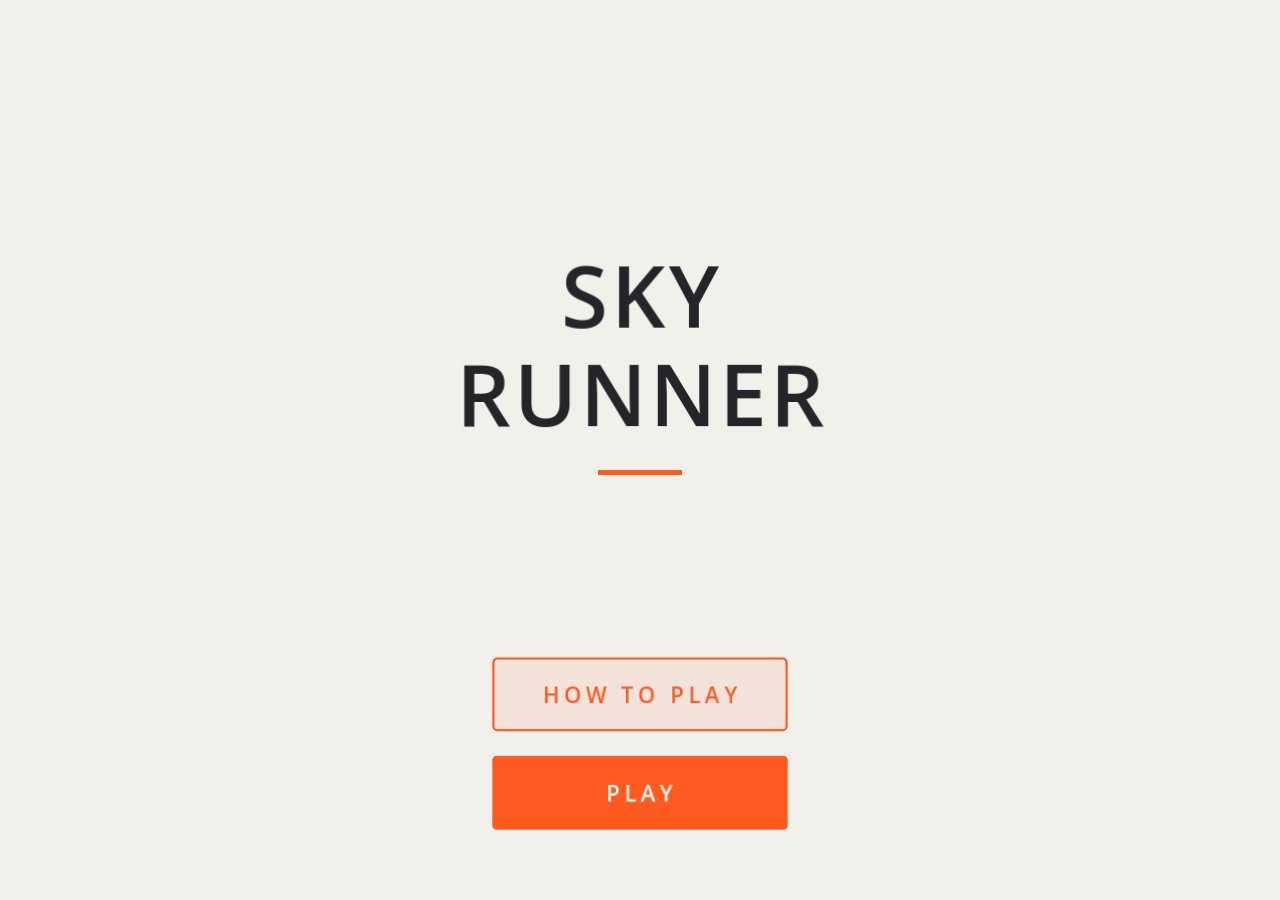
<file: index.html>
<!DOCTYPE html>
<html lang="en">
	<head>
		<meta charset="utf-8">
		<meta name="viewport" content="width=device-width, user-scalable=no, initial-scale=1.0">
		<title>Sky Runner</title>
		<style>
html, body, #canvas {
	margin: 0;
	padding: 0;
	border: 0;
}

body {
	color: white;
	background-color: black;
	overflow: hidden;
	touch-action: none;
}

#canvas {
	display: block;
}

#canvas:focus {
	outline: none;
}

#status, #status-splash, #status-progress {
	position: absolute;
	left: 0;
	right: 0;
}

#status, #status-splash {
	top: 0;
	bottom: 0;
}

#status {
	background-color: #242424;
	display: flex;
	flex-direction: column;
	justify-content: center;
	align-items: center;
	visibility: hidden;
}

#status-splash {
	max-height: 100%;
	max-width: 100%;
	margin: auto;
}

#status-splash.show-image--false {
	display: none;
}

#status-splash.fullsize--true {
	height: 100%;
	width: 100%;
	object-fit: contain;
}

#status-splash.use-filter--false {
	image-rendering: pixelated;
}

#status-progress, #status-notice {
	display: none;
}

#status-progress {
	bottom: 10%;
	width: 50%;
	margin: 0 auto;
}

#status-notice {
	background-color: #5b3943;
	border-radius: 0.5rem;
	border: 1px solid #9b3943;
	color: #e0e0e0;
	font-family: 'Noto Sans', 'Droid Sans', Arial, sans-serif;
	line-height: 1.3;
	margin: 0 2rem;
	overflow: hidden;
	padding: 1rem;
	text-align: center;
	z-index: 1;
}
		</style>
		<link id="-gd-engine-icon" rel="icon" type="image/png" href="index.icon.png" />
<link rel="apple-touch-icon" href="index.apple-touch-icon.png"/>
<meta name="apple-mobile-web-app-capable" content="yes">
<meta name="mobile-web-app-capable" content="yes">
<meta name="apple-mobile-web-app-status-bar-style" content="black-translucent">
<style>html, body { overscroll-behavior: none; touch-action: none; -webkit-user-select: none; user-select: none; -webkit-touch-callout: none; }</style>
	</head>
	<body>

		<div id="intro" style="position:fixed;top:0;left:0;width:100vw;height:100vh;height:100dvh;z-index:10;background:#0f0e11;transition:background-color .4s ease;touch-action:none">
			<video id="intro-video" muted playsinline webkit-playsinline autoplay preload="auto"
				style="position:absolute;top:0;left:0;width:100%;height:100%;object-fit:contain;opacity:0;transition:opacity .15s ease">
			</video>
			<div id="intro-bar" style="position:absolute;left:50%;bottom:18%;width:120px;height:3px;margin-left:-60px;border-radius:2px;background:rgba(255,255,255,.14);opacity:0;transition:opacity .4s ease">
				<div id="intro-fill" style="width:0;height:100%;border-radius:2px;background:rgba(255,255,255,.75);transition:width .25s linear"></div>
			</div>
		</div>
		<script>
		// Açılış introsu (tools/web_intro.py): video bitince ve oyun hazır olunca kâğıt rengine geçip kaybolur
		(function () {
			var box = document.getElementById('intro');
			var v = document.getElementById('intro-video');
			// Her açılışta rastgele bir intro (deneme: ?intro=N)
			var n = parseInt(new URLSearchParams(location.search).get('intro'), 10);
			if (!(n >= 1 && n <= 4)) n = 1 + Math.floor(Math.random() * 4);
			['webm', 'mp4'].forEach(function (ext) {
				var src = document.createElement('source');
				src.src = 'intro-' + n + '.' + ext;
				src.type = 'video/' + ext;
				v.appendChild(src);
			});
			var ended = false, ready = false, gone = false;
			if (new URLSearchParams(location.search).get('level')) {
				box.remove();
				gone = true;
			}
			function finish() {
				if (gone || !ended || !ready) return;
				gone = true;
				v.style.opacity = '0';
				bar.style.opacity = '0';
				box.style.backgroundColor = '#f2f0eb';
				setTimeout(function () {
					box.style.transition = 'opacity .35s ease';
					box.style.opacity = '0';
					setTimeout(function () { box.remove(); }, 400);
				}, 350);
			}
			// Intro bitti ama oyun yükleniyor: logonun altında ince yükleme çizgisi (Godot'nun ilerlemesi)
			var bar = document.getElementById('intro-bar'), fill = document.getElementById('intro-fill');
			var poll = setInterval(function () {
				if (gone) { clearInterval(poll); return; }
				var pr = document.getElementById('status-progress');
				if (ended && !ready) {
					bar.style.opacity = '1';
					if (pr && pr.max > 0 && pr.value > 0) fill.style.width = Math.min(100, 100 * pr.value / pr.max) + '%';
				}
			}, 200);
			function end() { ended = true; finish(); }
			// Video oynamaya başlayınca görünür (boyutu yerleşmeden küçük bir kutuda görünmesin)
			v.addEventListener('playing', function () { if (!gone) v.style.opacity = '1'; });
			v.addEventListener('ended', function () { setTimeout(end, 250); });
			v.addEventListener('error', end);
			var srcs = v.querySelectorAll('source');
			if (srcs.length) srcs[srcs.length - 1].addEventListener('error', end);  // hiçbiri oynatılamadı
			var p = v.play && v.play();
			if (p && p.catch) p.catch(end);  // oynatılamadıysa (ör. güç tasarrufu) beklemeden geç
			setTimeout(end, 5000);           // güvenlik: video takılırsa
			box.addEventListener('pointerdown', end);  // dokununca atla
			window.introGameReady = function () { ready = true; finish(); };
		})();
		</script>
		<canvas id="canvas">
			Your browser does not support the canvas tag.
		</canvas>

		<noscript>
			Your browser does not support JavaScript.
		</noscript>

		<div id="status">
			<img id="status-splash" class="show-image--true fullsize--true use-filter--true" src="index.png" alt="">
			<progress id="status-progress"></progress>
			<div id="status-notice"></div>
		</div>

		<script src="index.js"></script>
		<script>
const GODOT_CONFIG = {"args":[],"canvasResizePolicy":2,"emscriptenPoolSize":8,"ensureCrossOriginIsolationHeaders":true,"executable":"index","experimentalVK":false,"fileSizes":{"index.pck":5232900,"index.wasm":39514754,"index.pck?v=f047138028":5232900},"focusCanvas":true,"gdextensionLibs":[],"godotPoolSize":4,"mainPack":"index.pck?v=f047138028"};
const GODOT_THREADS_ENABLED = false;
const engine = new Engine(GODOT_CONFIG);

(function () {
	const statusOverlay = document.getElementById('status');
	const statusProgress = document.getElementById('status-progress');
	const statusNotice = document.getElementById('status-notice');

	let initializing = true;
	let statusMode = '';

	function setStatusMode(mode) {
		if (statusMode === mode || !initializing) {
			return;
		}
		if (mode === 'hidden') {
			statusOverlay.remove();
			initializing = false;
			return;
		}
		statusOverlay.style.visibility = 'visible';
		statusProgress.style.display = mode === 'progress' ? 'block' : 'none';
		statusNotice.style.display = mode === 'notice' ? 'block' : 'none';
		statusMode = mode;
	}

	function setStatusNotice(text) {
		while (statusNotice.lastChild) {
			statusNotice.removeChild(statusNotice.lastChild);
		}
		const lines = text.split('\n');
		lines.forEach((line) => {
			statusNotice.appendChild(document.createTextNode(line));
			statusNotice.appendChild(document.createElement('br'));
		});
	}

	function displayFailureNotice(err) {
		console.error(err);
		if (err instanceof Error) {
			setStatusNotice(err.message);
		} else if (typeof err === 'string') {
			setStatusNotice(err);
		} else {
			setStatusNotice('An unknown error occurred.');
		}
		setStatusMode('notice');
		initializing = false;
	}

	const missing = Engine.getMissingFeatures({
		threads: GODOT_THREADS_ENABLED,
	});

	if (missing.length !== 0) {
		if (GODOT_CONFIG['serviceWorker'] && GODOT_CONFIG['ensureCrossOriginIsolationHeaders'] && 'serviceWorker' in navigator) {
			let serviceWorkerRegistrationPromise;
			try {
				serviceWorkerRegistrationPromise = navigator.serviceWorker.getRegistration();
			} catch (err) {
				serviceWorkerRegistrationPromise = Promise.reject(new Error('Service worker registration failed.'));
			}
			// There's a chance that installing the service worker would fix the issue
			Promise.race([
				serviceWorkerRegistrationPromise.then((registration) => {
					if (registration != null) {
						return Promise.reject(new Error('Service worker already exists.'));
					}
					return registration;
				}).then(() => engine.installServiceWorker()),
				// For some reason, `getRegistration()` can stall
				new Promise((resolve) => {
					setTimeout(() => resolve(), 2000);
				}),
			]).then(() => {
				// Reload if there was no error.
				window.location.reload();
			}).catch((err) => {
				console.error('Error while registering service worker:', err);
			});
		} else {
			// Display the message as usual
			const missingMsg = 'Error\nThe following features required to run Godot projects on the Web are missing:\n';
			displayFailureNotice(missingMsg + missing.join('\n'));
		}
	} else {
		setStatusMode('progress');
		// En son oyun dosyası: sayfa önbellekten gelse de version.json önbelleksiz okunur
		fetch('version.json', { cache: 'no-store' }).then((r) => (r.ok ? r.json() : {})).catch(() => ({})).then((v) => engine.startGame({
			...(v && v.mainPack ? { 'mainPack': v.mainPack } : {}),
			'onProgress': function (current, total) {
				if (current > 0 && total > 0) {
					statusProgress.value = current;
					statusProgress.max = total;
				} else {
					statusProgress.removeAttribute('value');
					statusProgress.removeAttribute('max');
				}
			},
		})).then(() => {
			setStatusMode('hidden');
			if (window.introGameReady) window.introGameReady();
		}, displayFailureNotice);
	}
}());
		</script>
	</body>
</html>
</file>
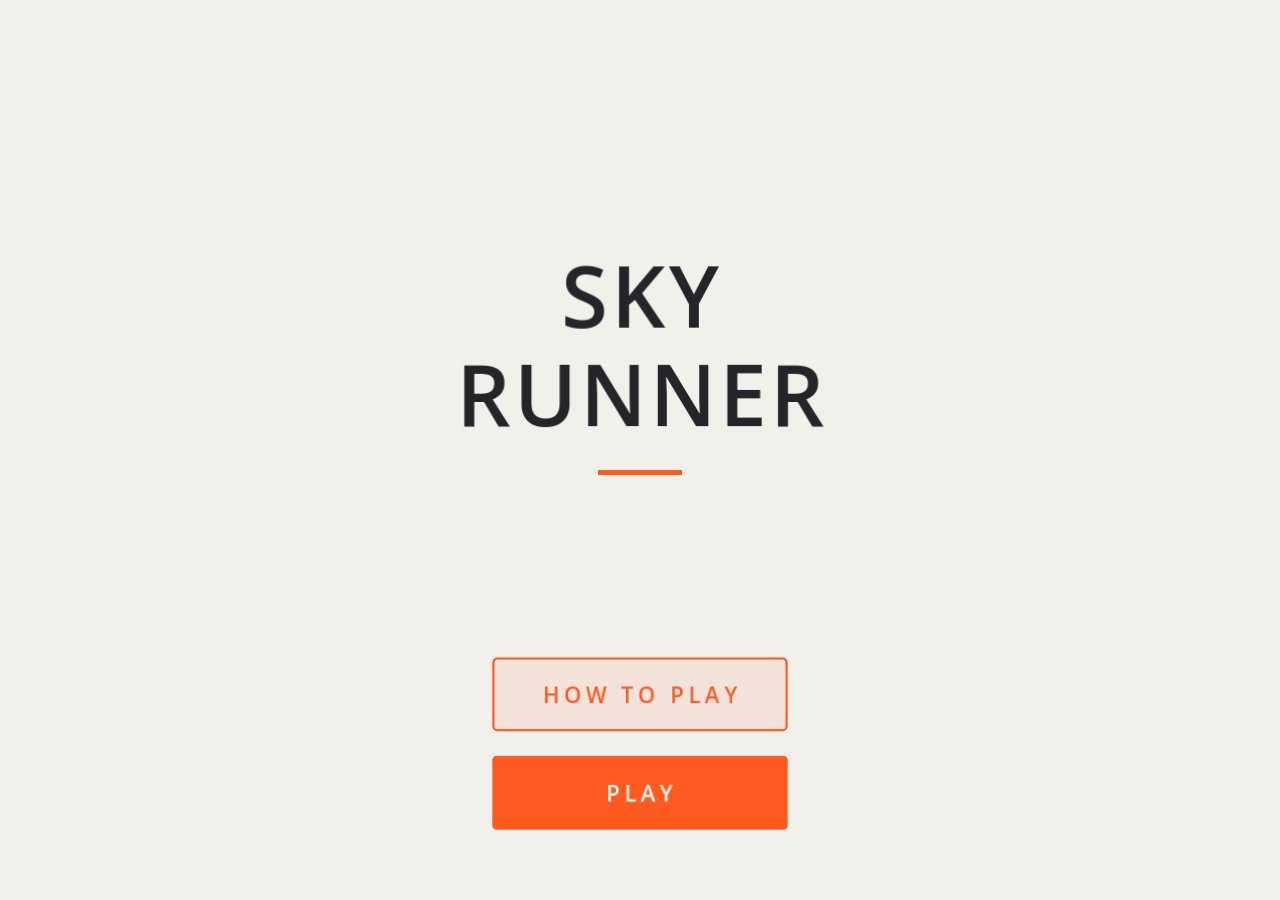
<file: deneme/index.html>
<!DOCTYPE html>
<html lang="en">
	<head>
		<meta charset="utf-8">
		<meta name="viewport" content="width=device-width, user-scalable=no, initial-scale=1.0">
		<title>Sky Runner</title>
		<style>
html, body, #canvas {
	margin: 0;
	padding: 0;
	border: 0;
}

body {
	color: white;
	background-color: black;
	overflow: hidden;
	touch-action: none;
}

#canvas {
	display: block;
}

#canvas:focus {
	outline: none;
}

#status, #status-splash, #status-progress {
	position: absolute;
	left: 0;
	right: 0;
}

#status, #status-splash {
	top: 0;
	bottom: 0;
}

#status {
	background-color: #242424;
	display: flex;
	flex-direction: column;
	justify-content: center;
	align-items: center;
	visibility: hidden;
}

#status-splash {
	max-height: 100%;
	max-width: 100%;
	margin: auto;
}

#status-splash.show-image--false {
	display: none;
}

#status-splash.fullsize--true {
	height: 100%;
	width: 100%;
	object-fit: contain;
}

#status-splash.use-filter--false {
	image-rendering: pixelated;
}

#status-progress, #status-notice {
	display: none;
}

#status-progress {
	bottom: 10%;
	width: 50%;
	margin: 0 auto;
}

#status-notice {
	background-color: #5b3943;
	border-radius: 0.5rem;
	border: 1px solid #9b3943;
	color: #e0e0e0;
	font-family: 'Noto Sans', 'Droid Sans', Arial, sans-serif;
	line-height: 1.3;
	margin: 0 2rem;
	overflow: hidden;
	padding: 1rem;
	text-align: center;
	z-index: 1;
}
		</style>
		<link id="-gd-engine-icon" rel="icon" type="image/png" href="index.icon.png" />
<link rel="apple-touch-icon" href="index.apple-touch-icon.png"/>
<meta name="apple-mobile-web-app-capable" content="yes">
<meta name="mobile-web-app-capable" content="yes">
<meta name="apple-mobile-web-app-status-bar-style" content="black-translucent">
<style>html, body { overscroll-behavior: none; touch-action: none; -webkit-user-select: none; user-select: none; -webkit-touch-callout: none; }</style>
	</head>
	<body>
		<canvas id="canvas">
			Your browser does not support the canvas tag.
		</canvas>

		<noscript>
			Your browser does not support JavaScript.
		</noscript>

		<div id="status">
			<img id="status-splash" class="show-image--true fullsize--true use-filter--true" src="index.png" alt="">
			<progress id="status-progress"></progress>
			<div id="status-notice"></div>
		</div>

		<script src="index.js"></script>
		<script>
const GODOT_CONFIG = {"args":[],"canvasResizePolicy":2,"emscriptenPoolSize":8,"ensureCrossOriginIsolationHeaders":true,"executable":"index","experimentalVK":false,"fileSizes":{"index.pck":5224656,"index.wasm":39514754,"index.pck?v=20d7c15a4d":5224656},"focusCanvas":true,"gdextensionLibs":[],"godotPoolSize":4,"mainPack":"index.pck?v=20d7c15a4d"};
const GODOT_THREADS_ENABLED = false;
const engine = new Engine(GODOT_CONFIG);

(function () {
	const statusOverlay = document.getElementById('status');
	const statusProgress = document.getElementById('status-progress');
	const statusNotice = document.getElementById('status-notice');

	let initializing = true;
	let statusMode = '';

	function setStatusMode(mode) {
		if (statusMode === mode || !initializing) {
			return;
		}
		if (mode === 'hidden') {
			statusOverlay.remove();
			initializing = false;
			return;
		}
		statusOverlay.style.visibility = 'visible';
		statusProgress.style.display = mode === 'progress' ? 'block' : 'none';
		statusNotice.style.display = mode === 'notice' ? 'block' : 'none';
		statusMode = mode;
	}

	function setStatusNotice(text) {
		while (statusNotice.lastChild) {
			statusNotice.removeChild(statusNotice.lastChild);
		}
		const lines = text.split('\n');
		lines.forEach((line) => {
			statusNotice.appendChild(document.createTextNode(line));
			statusNotice.appendChild(document.createElement('br'));
		});
	}

	function displayFailureNotice(err) {
		console.error(err);
		if (err instanceof Error) {
			setStatusNotice(err.message);
		} else if (typeof err === 'string') {
			setStatusNotice(err);
		} else {
			setStatusNotice('An unknown error occurred.');
		}
		setStatusMode('notice');
		initializing = false;
	}

	const missing = Engine.getMissingFeatures({
		threads: GODOT_THREADS_ENABLED,
	});

	if (missing.length !== 0) {
		if (GODOT_CONFIG['serviceWorker'] && GODOT_CONFIG['ensureCrossOriginIsolationHeaders'] && 'serviceWorker' in navigator) {
			let serviceWorkerRegistrationPromise;
			try {
				serviceWorkerRegistrationPromise = navigator.serviceWorker.getRegistration();
			} catch (err) {
				serviceWorkerRegistrationPromise = Promise.reject(new Error('Service worker registration failed.'));
			}
			// There's a chance that installing the service worker would fix the issue
			Promise.race([
				serviceWorkerRegistrationPromise.then((registration) => {
					if (registration != null) {
						return Promise.reject(new Error('Service worker already exists.'));
					}
					return registration;
				}).then(() => engine.installServiceWorker()),
				// For some reason, `getRegistration()` can stall
				new Promise((resolve) => {
					setTimeout(() => resolve(), 2000);
				}),
			]).then(() => {
				// Reload if there was no error.
				window.location.reload();
			}).catch((err) => {
				console.error('Error while registering service worker:', err);
			});
		} else {
			// Display the message as usual
			const missingMsg = 'Error\nThe following features required to run Godot projects on the Web are missing:\n';
			displayFailureNotice(missingMsg + missing.join('\n'));
		}
	} else {
		setStatusMode('progress');
		// En son oyun dosyası: sayfa önbellekten gelse de version.json önbelleksiz okunur
		fetch('version.json', { cache: 'no-store' }).then((r) => (r.ok ? r.json() : {})).catch(() => ({})).then((v) => engine.startGame({
			...(v && v.mainPack ? { 'mainPack': v.mainPack } : {}),
			'onProgress': function (current, total) {
				if (current > 0 && total > 0) {
					statusProgress.value = current;
					statusProgress.max = total;
				} else {
					statusProgress.removeAttribute('value');
					statusProgress.removeAttribute('max');
				}
			},
		})).then(() => {
			setStatusMode('hidden');
		}, displayFailureNotice);
	}
}());
		</script>
	</body>
</html>
</file>
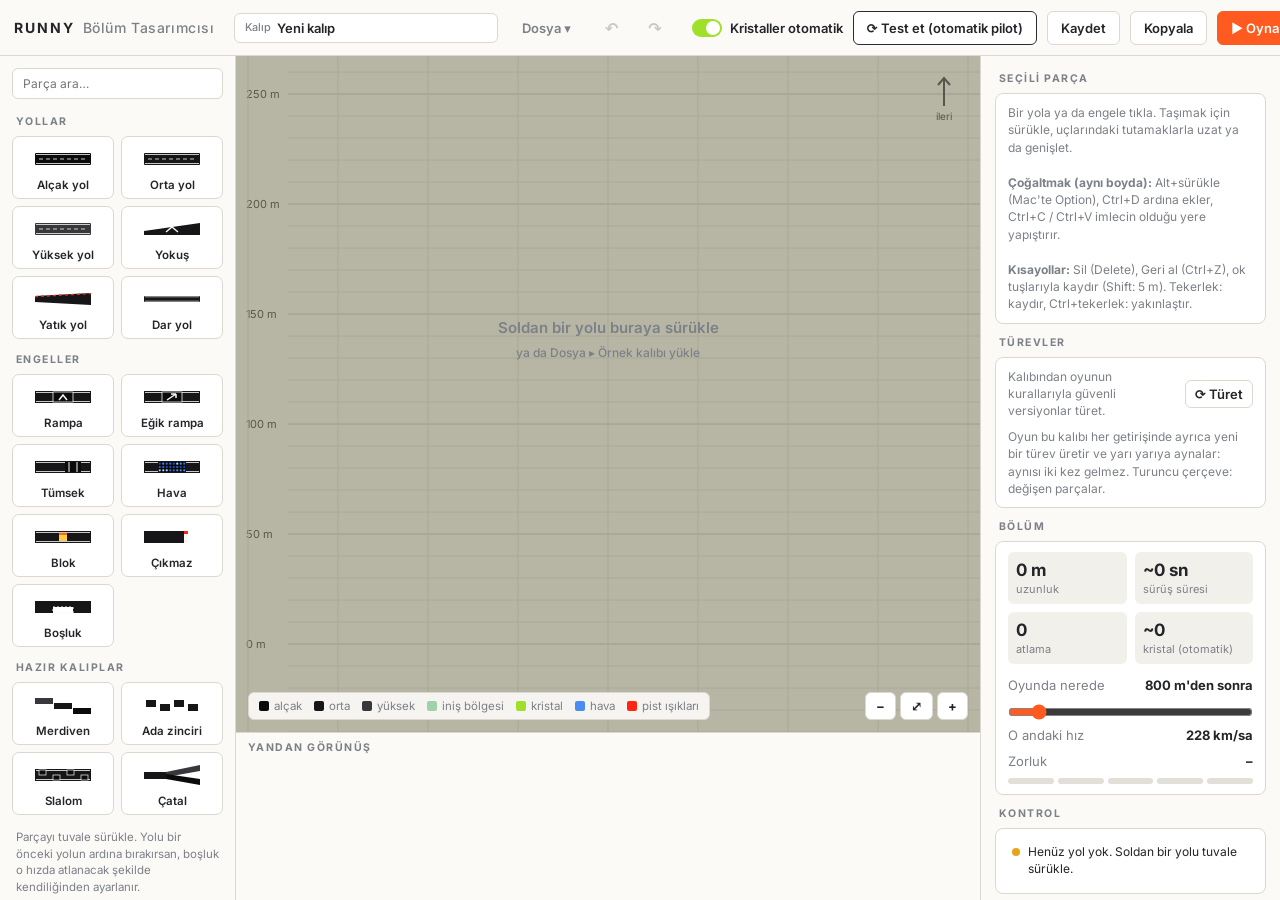
<file: editor/index.html>
<!doctype html>
<html lang="tr">
<head>
<meta charset="utf-8">
<meta name="viewport" content="width=device-width, initial-scale=1">
<title>Runny Bölüm Tasarımcısı</title>
<link rel="preconnect" href="https://fonts.googleapis.com">
<link href="https://fonts.googleapis.com/css2?family=Inter:wght@400;500;600;700&display=swap" rel="stylesheet">
<link rel="stylesheet" href="editor.css?v=20261118b">
</head>
<body>
<div class="top">
  <div class="logo">RUNNY<span>Bölüm Tasarımcısı</span></div>
  <label class="name"><small>Kalıp</small><input id="name" spellcheck="false"></label>
  <div class="menu">
    <button class="btn ghost" id="fileBtn">Dosya ▾</button>
    <div class="dropdown" id="fileMenu">
      <button data-act="new">Yeni kalıp</button>
      <button data-act="open">Kaydedilenler…</button>
      <button data-act="import">Dosyadan aç (.json)…</button>
      <button data-act="export">Dosya olarak indir</button>
      <hr>
      <button data-act="mirror">Aynala (sağ ↔ sol)</button>
      <button data-act="sample">Örnek kalıbı yükle</button>
    </div>
  </div>
  <button class="btn ghost icon" id="undoBtn" title="Geri al (Ctrl+Z)">↶</button>
  <button class="btn ghost icon" id="redoBtn" title="Yinele (Ctrl+Shift+Z)">↷</button>
  <div class="sp"></div>
  <label class="toggle" title="Kristalleri oyun kendi algoritmasıyla dizer"><input type="checkbox" id="crystals" checked><span class="sw"></span>Kristaller otomatik</label>
  <button class="btn test" id="testBtn">⟳ Test et (otomatik pilot)</button>
  <button class="btn" id="saveBtn" title="Kaydedilenlere ekle (Ctrl+S)">Kaydet</button>
  <button class="btn" id="copyBtn" title="Tasarımı panoya kopyala: sohbete yapıştırabilirsin">Kopyala</button>
  <button class="btn primary" id="playBtn">▶ Oyna</button>
</div>

<div class="main">
  <aside class="left">
    <input class="search" id="search" placeholder="Parça ara…" spellcheck="false">
    <h3>Yollar</h3>
    <div class="tiles" data-group="roads"></div>
    <h3>Engeller</h3>
    <div class="tiles" data-group="obstacles"></div>
    <h3>Hazır kalıplar</h3>
    <div class="tiles" data-group="patterns"></div>
    <p class="hint">Parçayı tuvale sürükle. Yolu bir önceki yolun ardına bırakırsan, boşluk o hızda atlanacak şekilde kendiliğinden ayarlanır.</p>
  </aside>

  <section class="center">
    <div class="canvas" id="canvasWrap">
      <svg id="top"></svg>
      <div class="legend">
        <span><i style="background:var(--road-low)"></i>alçak</span>
        <span><i style="background:var(--road-mid)"></i>orta</span>
        <span><i style="background:var(--road-high)"></i>yüksek</span>
        <span><i style="background:rgba(58,166,91,.45)"></i>iniş bölgesi</span>
        <span><i style="background:var(--energy)"></i>kristal</span>
        <span><i style="background:var(--gravel)"></i>hava</span>
        <span><i style="background:var(--red)"></i>pist ışıkları</span>
      </div>
      <div class="zoom"><button id="zoomOut">−</button><button id="zoomFit" title="Tümünü göster">⤢</button><button id="zoomIn">+</button></div>
      <div class="vbanner" id="variantBanner"><span id="variantBannerText"></span><button id="vbBack">Asıl kalıba dön</button><button id="vbOpen">Ayrı kalıp olarak aç</button></div>
      <div class="empty" id="empty">Soldan bir yolu buraya sürükle<br><small>ya da Dosya ▸ Örnek kalıbı yükle</small></div>
    </div>
    <div class="profile"><div class="ptitle">YANDAN GÖRÜNÜŞ</div><svg id="side"></svg></div>
  </section>

  <aside class="right">
    <h3>Seçili parça</h3>
    <div class="card" id="props"></div>
    <h3>Türevler</h3>
    <div class="card" id="variants"></div>
    <h3>Bölüm</h3>
    <div class="card" id="levelCard">
      <div class="stats" id="stats"></div>
      <div class="row" style="margin-top:10px"><label>Oyunda nerede</label><b id="atLabel"></b></div>
      <input type="range" id="at" min="0" max="8000" step="50">
      <div class="row"><label>O andaki hız</label><b id="speedLabel"></b></div>
      <div class="row" style="margin-top:4px"><label>Zorluk</label><b id="diffLabel"></b></div>
      <div class="diff" id="diff"></div>
    </div>
    <h3>Kontrol</h3>
    <div class="card checks" id="checks"></div>
    <h3>Test</h3>
    <div class="card" id="results"></div>
  </aside>
</div>

<div class="dragghost" id="ghost"></div>
<div class="toast" id="toast"></div>

<div class="modal" id="gameModal">
  <div class="mbox game">
    <div class="mhead"><b id="gameTitle">Oyna</b><span id="gameInfo"></span><div class="sp"></div><button class="btn primary" id="gameRestart" title="Bölümü hemen yeniden başlat (R)">↻ Baştan <small>R</small></button><button class="btn" id="gameClose">Kapat</button></div>
    <iframe id="gameFrame" allow="autoplay; fullscreen"></iframe>
  </div>
</div>
<div class="modal" id="libModal">
  <div class="mbox lib">
    <div class="mhead"><b>Kaydedilen kalıplar</b><div class="sp"></div><button class="btn" id="libClose">Kapat</button></div>
    <div id="libList"></div>
  </div>
</div>
<input type="file" id="fileInput" accept=".json,application/json" hidden>

<script src="physics.js?v=20261118b"></script>
<script src="editor.js?v=20261118b"></script>
</body>
</html>
</file>
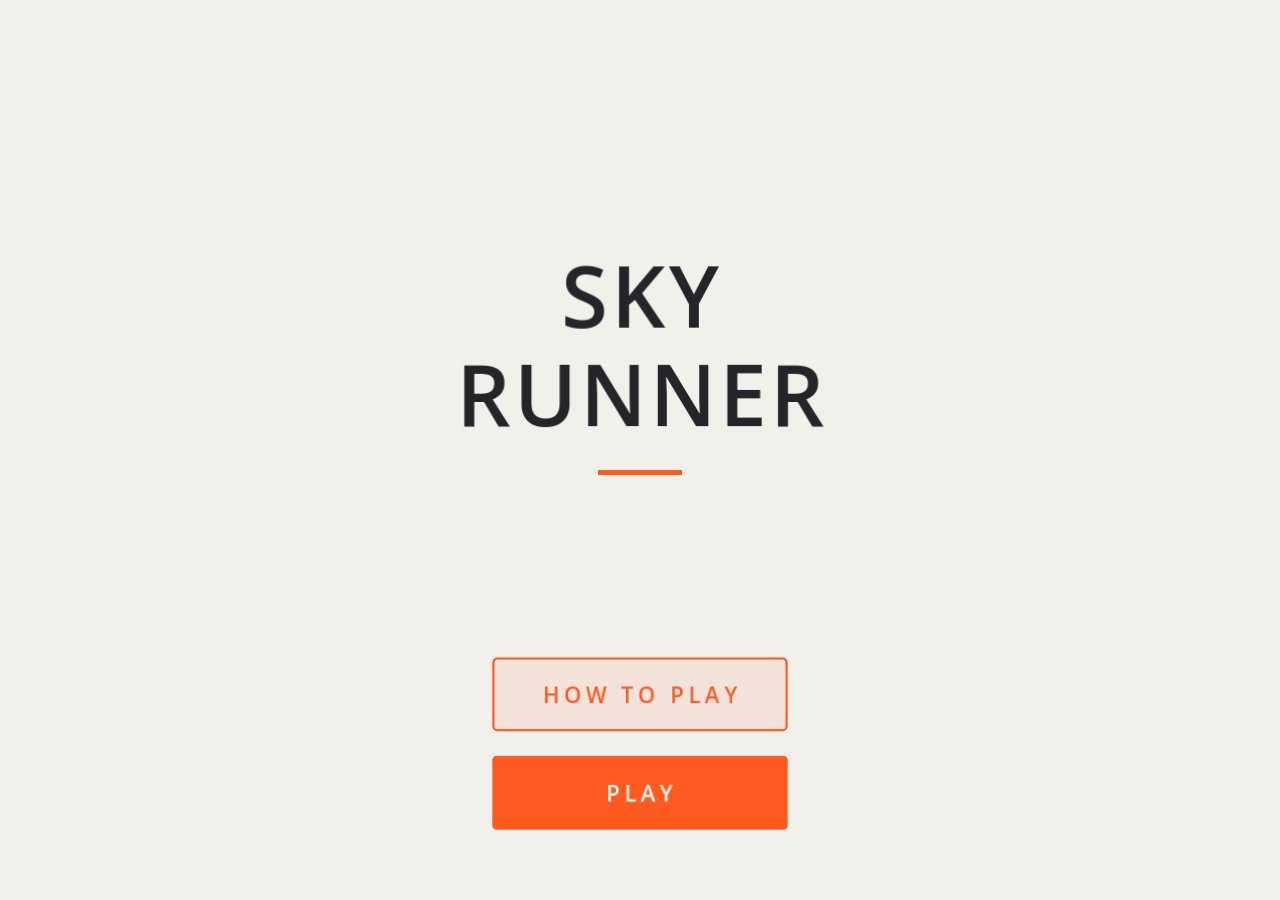
<file: eski/index.html>
<!DOCTYPE html>
<html lang="en">
	<head>
		<meta charset="utf-8">
		<meta name="viewport" content="width=device-width, user-scalable=no, initial-scale=1.0">
		<title>Sky Runner</title>
		<style>
html, body, #canvas {
	margin: 0;
	padding: 0;
	border: 0;
}

body {
	color: white;
	background-color: black;
	overflow: hidden;
	touch-action: none;
}

#canvas {
	display: block;
}

#canvas:focus {
	outline: none;
}

#status, #status-splash, #status-progress {
	position: absolute;
	left: 0;
	right: 0;
}

#status, #status-splash {
	top: 0;
	bottom: 0;
}

#status {
	background-color: #242424;
	display: flex;
	flex-direction: column;
	justify-content: center;
	align-items: center;
	visibility: hidden;
}

#status-splash {
	max-height: 100%;
	max-width: 100%;
	margin: auto;
}

#status-splash.show-image--false {
	display: none;
}

#status-splash.fullsize--true {
	height: 100%;
	width: 100%;
	object-fit: contain;
}

#status-splash.use-filter--false {
	image-rendering: pixelated;
}

#status-progress, #status-notice {
	display: none;
}

#status-progress {
	bottom: 10%;
	width: 50%;
	margin: 0 auto;
}

#status-notice {
	background-color: #5b3943;
	border-radius: 0.5rem;
	border: 1px solid #9b3943;
	color: #e0e0e0;
	font-family: 'Noto Sans', 'Droid Sans', Arial, sans-serif;
	line-height: 1.3;
	margin: 0 2rem;
	overflow: hidden;
	padding: 1rem;
	text-align: center;
	z-index: 1;
}
		</style>
		<link id="-gd-engine-icon" rel="icon" type="image/png" href="index.icon.png" />
<link rel="apple-touch-icon" href="index.apple-touch-icon.png"/>
<meta name="apple-mobile-web-app-capable" content="yes">
<meta name="mobile-web-app-capable" content="yes">
<meta name="apple-mobile-web-app-status-bar-style" content="black-translucent">
<style>html, body { overscroll-behavior: none; touch-action: none; -webkit-user-select: none; user-select: none; -webkit-touch-callout: none; }</style>
	</head>
	<body>
		<canvas id="canvas">
			Your browser does not support the canvas tag.
		</canvas>

		<noscript>
			Your browser does not support JavaScript.
		</noscript>

		<div id="status">
			<img id="status-splash" class="show-image--true fullsize--true use-filter--true" src="index.png" alt="">
			<progress id="status-progress"></progress>
			<div id="status-notice"></div>
		</div>

		<script src="index.js"></script>
		<script>
const GODOT_CONFIG = {"args":[],"canvasResizePolicy":2,"emscriptenPoolSize":8,"ensureCrossOriginIsolationHeaders":true,"executable":"index","experimentalVK":false,"fileSizes":{"index.pck":4983016,"index.wasm":39514754,"index.pck?v=07e318a180":4983016},"focusCanvas":true,"gdextensionLibs":[],"godotPoolSize":4,"mainPack":"index.pck?v=07e318a180"};
const GODOT_THREADS_ENABLED = false;
const engine = new Engine(GODOT_CONFIG);

(function () {
	const statusOverlay = document.getElementById('status');
	const statusProgress = document.getElementById('status-progress');
	const statusNotice = document.getElementById('status-notice');

	let initializing = true;
	let statusMode = '';

	function setStatusMode(mode) {
		if (statusMode === mode || !initializing) {
			return;
		}
		if (mode === 'hidden') {
			statusOverlay.remove();
			initializing = false;
			return;
		}
		statusOverlay.style.visibility = 'visible';
		statusProgress.style.display = mode === 'progress' ? 'block' : 'none';
		statusNotice.style.display = mode === 'notice' ? 'block' : 'none';
		statusMode = mode;
	}

	function setStatusNotice(text) {
		while (statusNotice.lastChild) {
			statusNotice.removeChild(statusNotice.lastChild);
		}
		const lines = text.split('\n');
		lines.forEach((line) => {
			statusNotice.appendChild(document.createTextNode(line));
			statusNotice.appendChild(document.createElement('br'));
		});
	}

	function displayFailureNotice(err) {
		console.error(err);
		if (err instanceof Error) {
			setStatusNotice(err.message);
		} else if (typeof err === 'string') {
			setStatusNotice(err);
		} else {
			setStatusNotice('An unknown error occurred.');
		}
		setStatusMode('notice');
		initializing = false;
	}

	const missing = Engine.getMissingFeatures({
		threads: GODOT_THREADS_ENABLED,
	});

	if (missing.length !== 0) {
		if (GODOT_CONFIG['serviceWorker'] && GODOT_CONFIG['ensureCrossOriginIsolationHeaders'] && 'serviceWorker' in navigator) {
			let serviceWorkerRegistrationPromise;
			try {
				serviceWorkerRegistrationPromise = navigator.serviceWorker.getRegistration();
			} catch (err) {
				serviceWorkerRegistrationPromise = Promise.reject(new Error('Service worker registration failed.'));
			}
			// There's a chance that installing the service worker would fix the issue
			Promise.race([
				serviceWorkerRegistrationPromise.then((registration) => {
					if (registration != null) {
						return Promise.reject(new Error('Service worker already exists.'));
					}
					return registration;
				}).then(() => engine.installServiceWorker()),
				// For some reason, `getRegistration()` can stall
				new Promise((resolve) => {
					setTimeout(() => resolve(), 2000);
				}),
			]).then(() => {
				// Reload if there was no error.
				window.location.reload();
			}).catch((err) => {
				console.error('Error while registering service worker:', err);
			});
		} else {
			// Display the message as usual
			const missingMsg = 'Error\nThe following features required to run Godot projects on the Web are missing:\n';
			displayFailureNotice(missingMsg + missing.join('\n'));
		}
	} else {
		setStatusMode('progress');
		// En son oyun dosyası: sayfa önbellekten gelse de version.json önbelleksiz okunur
		fetch('version.json', { cache: 'no-store' }).then((r) => (r.ok ? r.json() : {})).catch(() => ({})).then((v) => engine.startGame({
			...(v && v.mainPack ? { 'mainPack': v.mainPack } : {}),
			'onProgress': function (current, total) {
				if (current > 0 && total > 0) {
					statusProgress.value = current;
					statusProgress.max = total;
				} else {
					statusProgress.removeAttribute('value');
					statusProgress.removeAttribute('max');
				}
			},
		})).then(() => {
			setStatusMode('hidden');
		}, displayFailureNotice);
	}
}());
		</script>
	</body>
</html>
</file>
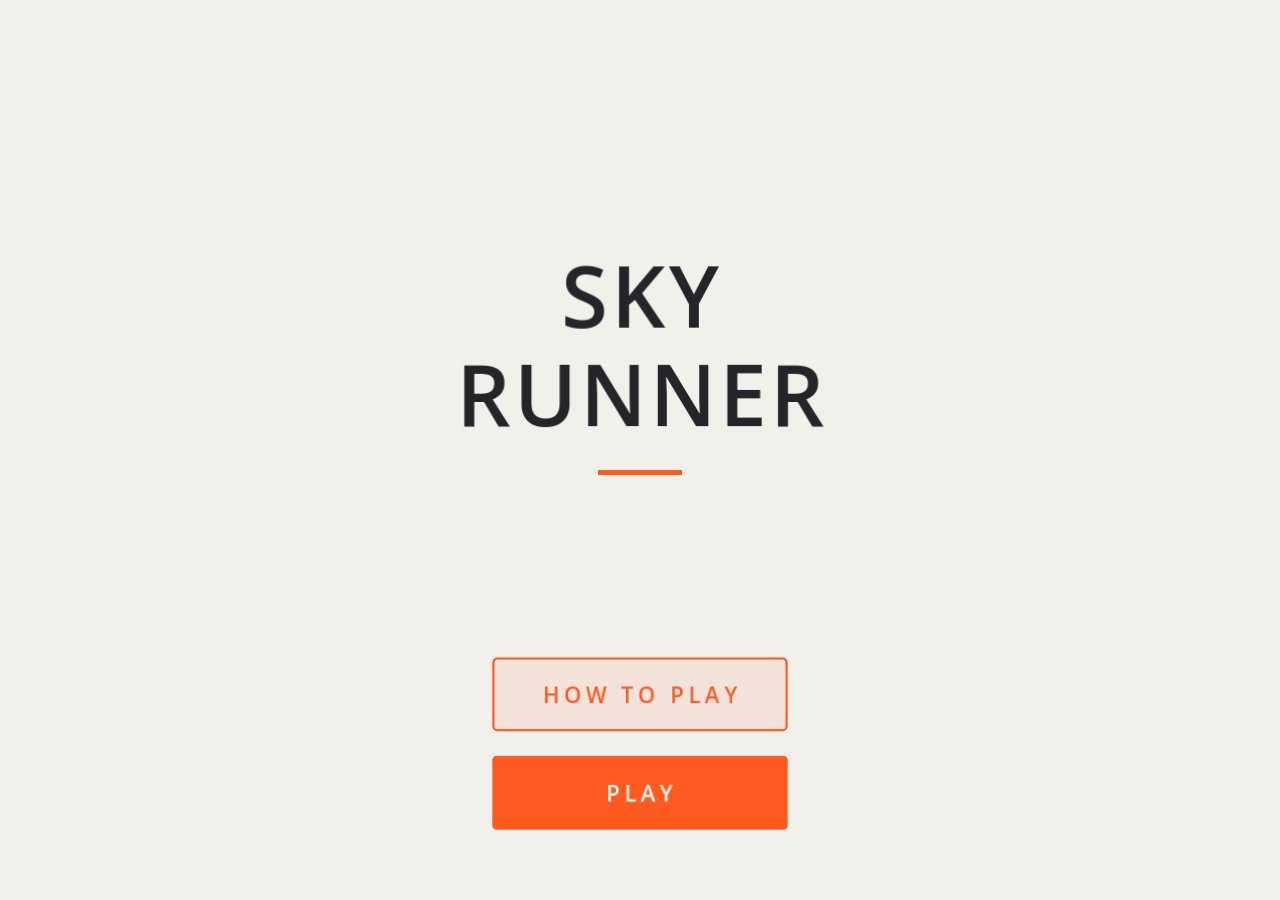
<file: onceki/index.html>
<!DOCTYPE html>
<html lang="en">
	<head>
		<meta charset="utf-8">
		<meta name="viewport" content="width=device-width, user-scalable=no, initial-scale=1.0">
		<title>Sky Runner</title>
		<style>
html, body, #canvas {
	margin: 0;
	padding: 0;
	border: 0;
}

body {
	color: white;
	background-color: black;
	overflow: hidden;
	touch-action: none;
}

#canvas {
	display: block;
}

#canvas:focus {
	outline: none;
}

#status, #status-splash, #status-progress {
	position: absolute;
	left: 0;
	right: 0;
}

#status, #status-splash {
	top: 0;
	bottom: 0;
}

#status {
	background-color: #242424;
	display: flex;
	flex-direction: column;
	justify-content: center;
	align-items: center;
	visibility: hidden;
}

#status-splash {
	max-height: 100%;
	max-width: 100%;
	margin: auto;
}

#status-splash.show-image--false {
	display: none;
}

#status-splash.fullsize--true {
	height: 100%;
	width: 100%;
	object-fit: contain;
}

#status-splash.use-filter--false {
	image-rendering: pixelated;
}

#status-progress, #status-notice {
	display: none;
}

#status-progress {
	bottom: 10%;
	width: 50%;
	margin: 0 auto;
}

#status-notice {
	background-color: #5b3943;
	border-radius: 0.5rem;
	border: 1px solid #9b3943;
	color: #e0e0e0;
	font-family: 'Noto Sans', 'Droid Sans', Arial, sans-serif;
	line-height: 1.3;
	margin: 0 2rem;
	overflow: hidden;
	padding: 1rem;
	text-align: center;
	z-index: 1;
}
		</style>
		<link id="-gd-engine-icon" rel="icon" type="image/png" href="index.icon.png" />
<link rel="apple-touch-icon" href="index.apple-touch-icon.png"/>
<meta name="apple-mobile-web-app-capable" content="yes">
<meta name="mobile-web-app-capable" content="yes">
<meta name="apple-mobile-web-app-status-bar-style" content="black-translucent">
<style>html, body { overscroll-behavior: none; touch-action: none; -webkit-user-select: none; user-select: none; -webkit-touch-callout: none; }</style>
	</head>
	<body>
		<canvas id="canvas">
			Your browser does not support the canvas tag.
		</canvas>

		<noscript>
			Your browser does not support JavaScript.
		</noscript>

		<div id="status">
			<img id="status-splash" class="show-image--true fullsize--true use-filter--true" src="index.png" alt="">
			<progress id="status-progress"></progress>
			<div id="status-notice"></div>
		</div>

		<script src="index.js"></script>
		<script>
const GODOT_CONFIG = {"args":[],"canvasResizePolicy":2,"emscriptenPoolSize":8,"ensureCrossOriginIsolationHeaders":true,"executable":"index","experimentalVK":false,"fileSizes":{"index.pck":5224656,"index.wasm":39514754,"index.pck?v=0a4ad1f698":5224656},"focusCanvas":true,"gdextensionLibs":[],"godotPoolSize":4,"mainPack":"index.pck?v=0a4ad1f698"};
const GODOT_THREADS_ENABLED = false;
const engine = new Engine(GODOT_CONFIG);

(function () {
	const statusOverlay = document.getElementById('status');
	const statusProgress = document.getElementById('status-progress');
	const statusNotice = document.getElementById('status-notice');

	let initializing = true;
	let statusMode = '';

	function setStatusMode(mode) {
		if (statusMode === mode || !initializing) {
			return;
		}
		if (mode === 'hidden') {
			statusOverlay.remove();
			initializing = false;
			return;
		}
		statusOverlay.style.visibility = 'visible';
		statusProgress.style.display = mode === 'progress' ? 'block' : 'none';
		statusNotice.style.display = mode === 'notice' ? 'block' : 'none';
		statusMode = mode;
	}

	function setStatusNotice(text) {
		while (statusNotice.lastChild) {
			statusNotice.removeChild(statusNotice.lastChild);
		}
		const lines = text.split('\n');
		lines.forEach((line) => {
			statusNotice.appendChild(document.createTextNode(line));
			statusNotice.appendChild(document.createElement('br'));
		});
	}

	function displayFailureNotice(err) {
		console.error(err);
		if (err instanceof Error) {
			setStatusNotice(err.message);
		} else if (typeof err === 'string') {
			setStatusNotice(err);
		} else {
			setStatusNotice('An unknown error occurred.');
		}
		setStatusMode('notice');
		initializing = false;
	}

	const missing = Engine.getMissingFeatures({
		threads: GODOT_THREADS_ENABLED,
	});

	if (missing.length !== 0) {
		if (GODOT_CONFIG['serviceWorker'] && GODOT_CONFIG['ensureCrossOriginIsolationHeaders'] && 'serviceWorker' in navigator) {
			let serviceWorkerRegistrationPromise;
			try {
				serviceWorkerRegistrationPromise = navigator.serviceWorker.getRegistration();
			} catch (err) {
				serviceWorkerRegistrationPromise = Promise.reject(new Error('Service worker registration failed.'));
			}
			// There's a chance that installing the service worker would fix the issue
			Promise.race([
				serviceWorkerRegistrationPromise.then((registration) => {
					if (registration != null) {
						return Promise.reject(new Error('Service worker already exists.'));
					}
					return registration;
				}).then(() => engine.installServiceWorker()),
				// For some reason, `getRegistration()` can stall
				new Promise((resolve) => {
					setTimeout(() => resolve(), 2000);
				}),
			]).then(() => {
				// Reload if there was no error.
				window.location.reload();
			}).catch((err) => {
				console.error('Error while registering service worker:', err);
			});
		} else {
			// Display the message as usual
			const missingMsg = 'Error\nThe following features required to run Godot projects on the Web are missing:\n';
			displayFailureNotice(missingMsg + missing.join('\n'));
		}
	} else {
		setStatusMode('progress');
		// En son oyun dosyası: sayfa önbellekten gelse de version.json önbelleksiz okunur
		fetch('version.json', { cache: 'no-store' }).then((r) => (r.ok ? r.json() : {})).catch(() => ({})).then((v) => engine.startGame({
			...(v && v.mainPack ? { 'mainPack': v.mainPack } : {}),
			'onProgress': function (current, total) {
				if (current > 0 && total > 0) {
					statusProgress.value = current;
					statusProgress.max = total;
				} else {
					statusProgress.removeAttribute('value');
					statusProgress.removeAttribute('max');
				}
			},
		})).then(() => {
			setStatusMode('hidden');
		}, displayFailureNotice);
	}
}());
		</script>
	</body>
</html>
</file>
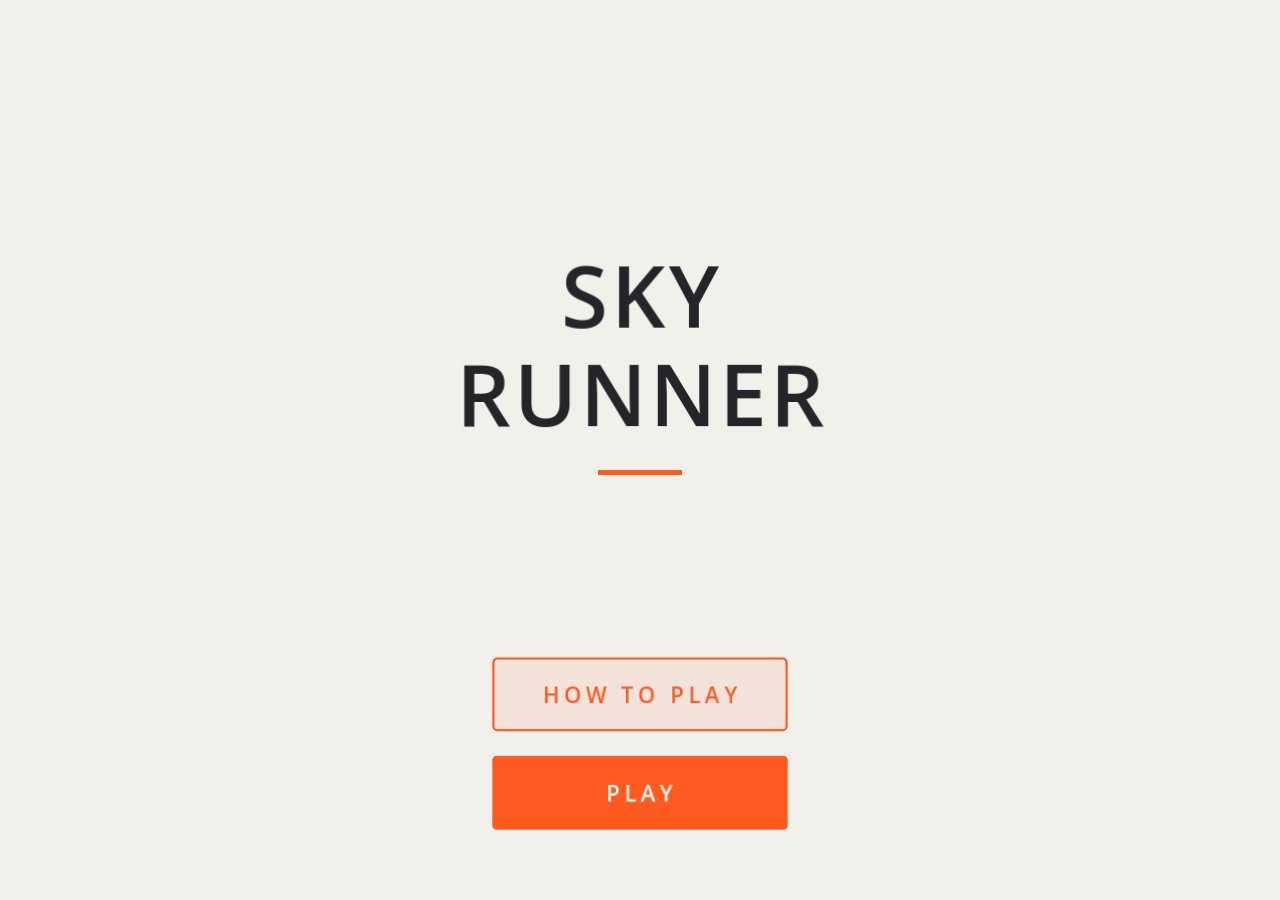
<file: yeni/index.html>
<!DOCTYPE html>
<html lang="en">
	<head>
		<meta charset="utf-8">
		<meta name="viewport" content="width=device-width, user-scalable=no, initial-scale=1.0">
		<title>Sky Runner</title>
		<style>
html, body, #canvas {
	margin: 0;
	padding: 0;
	border: 0;
}

body {
	color: white;
	background-color: black;
	overflow: hidden;
	touch-action: none;
}

#canvas {
	display: block;
}

#canvas:focus {
	outline: none;
}

#status, #status-splash, #status-progress {
	position: absolute;
	left: 0;
	right: 0;
}

#status, #status-splash {
	top: 0;
	bottom: 0;
}

#status {
	background-color: #242424;
	display: flex;
	flex-direction: column;
	justify-content: center;
	align-items: center;
	visibility: hidden;
}

#status-splash {
	max-height: 100%;
	max-width: 100%;
	margin: auto;
}

#status-splash.show-image--false {
	display: none;
}

#status-splash.fullsize--true {
	height: 100%;
	width: 100%;
	object-fit: contain;
}

#status-splash.use-filter--false {
	image-rendering: pixelated;
}

#status-progress, #status-notice {
	display: none;
}

#status-progress {
	bottom: 10%;
	width: 50%;
	margin: 0 auto;
}

#status-notice {
	background-color: #5b3943;
	border-radius: 0.5rem;
	border: 1px solid #9b3943;
	color: #e0e0e0;
	font-family: 'Noto Sans', 'Droid Sans', Arial, sans-serif;
	line-height: 1.3;
	margin: 0 2rem;
	overflow: hidden;
	padding: 1rem;
	text-align: center;
	z-index: 1;
}
		</style>
		<link id="-gd-engine-icon" rel="icon" type="image/png" href="index.icon.png" />
<link rel="apple-touch-icon" href="index.apple-touch-icon.png"/>
<meta name="apple-mobile-web-app-capable" content="yes">
<meta name="mobile-web-app-capable" content="yes">
<meta name="apple-mobile-web-app-status-bar-style" content="black-translucent">
<style>html, body { overscroll-behavior: none; touch-action: none; -webkit-user-select: none; user-select: none; -webkit-touch-callout: none; }</style>
	</head>
	<body>

		<div id="intro" style="position:fixed;top:0;left:0;width:100vw;height:100vh;height:100dvh;z-index:10;background:#0f0e11;transition:background-color .4s ease;touch-action:none">
			<video id="intro-video" muted playsinline webkit-playsinline autoplay preload="auto"
				style="position:absolute;top:0;left:0;width:100%;height:100%;object-fit:contain;opacity:0;transition:opacity .15s ease">
			</video>
			<div id="intro-bar" style="position:absolute;left:50%;bottom:18%;width:120px;height:3px;margin-left:-60px;border-radius:2px;background:rgba(255,255,255,.14);opacity:0;transition:opacity .4s ease">
				<div id="intro-fill" style="width:0;height:100%;border-radius:2px;background:rgba(255,255,255,.75);transition:width .25s linear"></div>
			</div>
		</div>
		<script>
		// Açılış introsu (tools/web_intro.py): video bitince ve oyun hazır olunca kâğıt rengine geçip kaybolur
		(function () {
			var box = document.getElementById('intro');
			var v = document.getElementById('intro-video');
			// Her açılışta rastgele bir intro (deneme: ?intro=N)
			var n = parseInt(new URLSearchParams(location.search).get('intro'), 10);
			if (!(n >= 1 && n <= 4)) n = 1 + Math.floor(Math.random() * 4);
			['webm', 'mp4'].forEach(function (ext) {
				var src = document.createElement('source');
				src.src = 'intro-' + n + '.' + ext;
				src.type = 'video/' + ext;
				v.appendChild(src);
			});
			var ended = false, ready = false, gone = false;
			if (new URLSearchParams(location.search).get('level')) {
				box.remove();
				gone = true;
			}
			function finish() {
				if (gone || !ended || !ready) return;
				gone = true;
				v.style.opacity = '0';
				bar.style.opacity = '0';
				box.style.backgroundColor = '#f2f0eb';
				setTimeout(function () {
					box.style.transition = 'opacity .35s ease';
					box.style.opacity = '0';
					setTimeout(function () { box.remove(); }, 400);
				}, 350);
			}
			// Intro bitti ama oyun yükleniyor: logonun altında ince yükleme çizgisi (Godot'nun ilerlemesi)
			var bar = document.getElementById('intro-bar'), fill = document.getElementById('intro-fill');
			var poll = setInterval(function () {
				if (gone) { clearInterval(poll); return; }
				var pr = document.getElementById('status-progress');
				if (ended && !ready) {
					bar.style.opacity = '1';
					if (pr && pr.max > 0 && pr.value > 0) fill.style.width = Math.min(100, 100 * pr.value / pr.max) + '%';
				}
			}, 200);
			function end() { ended = true; finish(); }
			// Video oynamaya başlayınca görünür (boyutu yerleşmeden küçük bir kutuda görünmesin)
			v.addEventListener('playing', function () { if (!gone) v.style.opacity = '1'; });
			v.addEventListener('ended', function () { setTimeout(end, 250); });
			v.addEventListener('error', end);
			var srcs = v.querySelectorAll('source');
			if (srcs.length) srcs[srcs.length - 1].addEventListener('error', end);  // hiçbiri oynatılamadı
			var p = v.play && v.play();
			if (p && p.catch) p.catch(end);  // oynatılamadıysa (ör. güç tasarrufu) beklemeden geç
			setTimeout(end, 5000);           // güvenlik: video takılırsa
			box.addEventListener('pointerdown', end);  // dokununca atla
			window.introGameReady = function () { ready = true; finish(); };
		})();
		</script>
		<canvas id="canvas">
			Your browser does not support the canvas tag.
		</canvas>

		<noscript>
			Your browser does not support JavaScript.
		</noscript>

		<div id="status">
			<img id="status-splash" class="show-image--true fullsize--true use-filter--true" src="index.png" alt="">
			<progress id="status-progress"></progress>
			<div id="status-notice"></div>
		</div>

		<script src="index.js"></script>
		<script>
const GODOT_CONFIG = {"args":[],"canvasResizePolicy":2,"emscriptenPoolSize":8,"ensureCrossOriginIsolationHeaders":true,"executable":"index","experimentalVK":false,"fileSizes":{"index.pck":5232900,"index.wasm":39514754,"index.pck?v=822b07920f":5232900},"focusCanvas":true,"gdextensionLibs":[],"godotPoolSize":4,"mainPack":"index.pck?v=822b07920f"};
const GODOT_THREADS_ENABLED = false;
const engine = new Engine(GODOT_CONFIG);

(function () {
	const statusOverlay = document.getElementById('status');
	const statusProgress = document.getElementById('status-progress');
	const statusNotice = document.getElementById('status-notice');

	let initializing = true;
	let statusMode = '';

	function setStatusMode(mode) {
		if (statusMode === mode || !initializing) {
			return;
		}
		if (mode === 'hidden') {
			statusOverlay.remove();
			initializing = false;
			return;
		}
		statusOverlay.style.visibility = 'visible';
		statusProgress.style.display = mode === 'progress' ? 'block' : 'none';
		statusNotice.style.display = mode === 'notice' ? 'block' : 'none';
		statusMode = mode;
	}

	function setStatusNotice(text) {
		while (statusNotice.lastChild) {
			statusNotice.removeChild(statusNotice.lastChild);
		}
		const lines = text.split('\n');
		lines.forEach((line) => {
			statusNotice.appendChild(document.createTextNode(line));
			statusNotice.appendChild(document.createElement('br'));
		});
	}

	function displayFailureNotice(err) {
		console.error(err);
		if (err instanceof Error) {
			setStatusNotice(err.message);
		} else if (typeof err === 'string') {
			setStatusNotice(err);
		} else {
			setStatusNotice('An unknown error occurred.');
		}
		setStatusMode('notice');
		initializing = false;
	}

	const missing = Engine.getMissingFeatures({
		threads: GODOT_THREADS_ENABLED,
	});

	if (missing.length !== 0) {
		if (GODOT_CONFIG['serviceWorker'] && GODOT_CONFIG['ensureCrossOriginIsolationHeaders'] && 'serviceWorker' in navigator) {
			let serviceWorkerRegistrationPromise;
			try {
				serviceWorkerRegistrationPromise = navigator.serviceWorker.getRegistration();
			} catch (err) {
				serviceWorkerRegistrationPromise = Promise.reject(new Error('Service worker registration failed.'));
			}
			// There's a chance that installing the service worker would fix the issue
			Promise.race([
				serviceWorkerRegistrationPromise.then((registration) => {
					if (registration != null) {
						return Promise.reject(new Error('Service worker already exists.'));
					}
					return registration;
				}).then(() => engine.installServiceWorker()),
				// For some reason, `getRegistration()` can stall
				new Promise((resolve) => {
					setTimeout(() => resolve(), 2000);
				}),
			]).then(() => {
				// Reload if there was no error.
				window.location.reload();
			}).catch((err) => {
				console.error('Error while registering service worker:', err);
			});
		} else {
			// Display the message as usual
			const missingMsg = 'Error\nThe following features required to run Godot projects on the Web are missing:\n';
			displayFailureNotice(missingMsg + missing.join('\n'));
		}
	} else {
		setStatusMode('progress');
		// En son oyun dosyası: sayfa önbellekten gelse de version.json önbelleksiz okunur
		fetch('version.json', { cache: 'no-store' }).then((r) => (r.ok ? r.json() : {})).catch(() => ({})).then((v) => engine.startGame({
			...(v && v.mainPack ? { 'mainPack': v.mainPack } : {}),
			'onProgress': function (current, total) {
				if (current > 0 && total > 0) {
					statusProgress.value = current;
					statusProgress.max = total;
				} else {
					statusProgress.removeAttribute('value');
					statusProgress.removeAttribute('max');
				}
			},
		})).then(() => {
			setStatusMode('hidden');
			if (window.introGameReady) window.introGameReady();
		}, displayFailureNotice);
	}
}());
		</script>
	</body>
</html>
</file>
<file: editor/editor.css>
:root {
  --paper: #f2f0eb; --snow: #fbfaf7; --mist: #e2dfd8; --stone: #c9c5bd;
  --asphalt: #2a2c30; --ink: #232529; --muted: #7c8087; --accent: #ff5a1f;
  --energy: #9fe02a; --danger: #e23b3b; --warn: #e8a317; --ok: #3aa65b;
  --line: #dcd8d0; --road-low: #3b3d42; --road-mid: #55585e; --road-high: #767a81;
  --ramp: #121214; --gravel: #4a8cf2; --ground: #b7b6a5;
  /* oyunun düz dünyası: siyah yol, beyaz çizgi, kırmızı yol sonu, mavi hava */
  --road-low: #0b0b0c; --road-mid: #161618; --road-high: #37373c; --red: #ff2414;
}
* { box-sizing: border-box; margin: 0; padding: 0; }
html, body { height: 100%; }
body { background: var(--paper); font-family: Inter, system-ui, sans-serif; color: var(--ink); font-size: 13px;
  overflow: hidden; min-width: 1100px; user-select: none; -webkit-user-select: none; }
button { font: inherit; color: inherit; cursor: pointer; }
input { font: inherit; color: inherit; }

.top { height: 56px; display: flex; align-items: center; gap: 10px; padding: 0 14px;
  border-bottom: 1px solid var(--line); background: var(--snow); position: relative; z-index: 5; }
.logo { font-weight: 700; letter-spacing: .14em; font-size: 14px; white-space: nowrap; }
.logo span { color: var(--muted); font-weight: 500; letter-spacing: .04em; margin-left: 8px; }
.name { margin-left: 10px; padding: 6px 10px; border: 1px solid var(--line); border-radius: 6px;
  background: #fff; display: flex; align-items: center; gap: 6px; }
.name small { color: var(--muted); font-weight: 500; }
.name input { border: 0; outline: 0; font-weight: 600; width: 210px; background: transparent; }
.sp { flex: 1; }
.btn { padding: 8px 13px; border-radius: 6px; border: 1px solid var(--line); background: #fff;
  font-weight: 600; font-size: 13px; display: inline-flex; align-items: center; gap: 7px; white-space: nowrap; }
.btn:hover { border-color: var(--stone); }
.btn.ghost { border-color: transparent; background: transparent; color: var(--muted); }
.btn.ghost:hover { color: var(--ink); background: var(--paper); }
.btn.icon { font-size: 16px; padding: 6px 9px; }
.btn.primary { background: var(--accent); color: #fff; border-color: var(--accent); }
.btn.primary:hover { filter: brightness(1.05); }
.btn.test { border-color: var(--asphalt); }
.btn:disabled { opacity: .4; cursor: default; }
.toggle { display: flex; align-items: center; gap: 8px; font-weight: 600; cursor: pointer; white-space: nowrap; }
.toggle input { display: none; }
.sw { width: 30px; height: 18px; border-radius: 9px; background: var(--stone); position: relative; transition: background .15s; }
.sw::after { content: ""; position: absolute; left: 2px; top: 2px; width: 14px; height: 14px; border-radius: 50%; background: #fff; transition: left .15s; }
.toggle input:checked + .sw { background: var(--energy); }
.toggle input:checked + .sw::after { left: 14px; }
.menu { position: relative; }
.dropdown { display: none; position: absolute; top: 40px; left: 0; background: #fff; border: 1px solid var(--line);
  border-radius: 8px; box-shadow: 0 8px 24px rgba(0,0,0,.12); padding: 6px; min-width: 220px; }
.dropdown.open { display: block; }
.dropdown button { display: block; width: 100%; text-align: left; border: 0; background: none; padding: 8px 10px; border-radius: 5px; }
.dropdown button:hover { background: var(--paper); }
.dropdown hr { border: 0; border-top: 1px solid var(--line); margin: 5px 0; }

.main { display: grid; grid-template-columns: 236px 1fr 300px; height: calc(100% - 56px); }
.left { border-right: 1px solid var(--line); padding: 12px 12px; background: var(--snow); overflow-y: auto; }
.left h3, .right h3 { font-size: 10.5px; letter-spacing: .14em; color: var(--muted); font-weight: 700;
  margin: 4px 4px 8px; text-transform: uppercase; }
.tiles { display: grid; grid-template-columns: 1fr 1fr; gap: 7px; margin-bottom: 14px; }
.tile { border: 1px solid var(--line); border-radius: 7px; background: #fff; padding: 7px 6px 6px; cursor: grab;
  display: flex; flex-direction: column; align-items: center; gap: 4px; font-size: 11.5px; font-weight: 600; touch-action: none; }
.tile:hover { border-color: var(--accent); }
.tile svg { width: 64px; height: 30px; pointer-events: none; }
.tile.hidden { display: none; }
.search { width: 100%; border: 1px solid var(--line); border-radius: 6px; padding: 7px 10px; background: #fff;
  margin-bottom: 12px; font-size: 12px; outline: 0; }
.hint { color: var(--muted); font-size: 11.5px; line-height: 1.45; margin: 4px 4px; }

.center { position: relative; display: grid; grid-template-rows: 1fr 168px; min-width: 0; }
.canvas { position: relative; overflow: hidden; background: var(--ground); cursor: default; }
.canvas.panning { cursor: grabbing; }
.canvas.alt [data-type] { cursor: copy !important; }
.canvas svg { position: absolute; inset: 0; width: 100%; height: 100%; touch-action: none; }
.zoom { position: absolute; right: 12px; bottom: 12px; display: flex; gap: 4px; }
.zoom button { background: #fff; border: 1px solid var(--line); border-radius: 6px; padding: 5px 10px; font-weight: 700; }
.legend { position: absolute; left: 12px; bottom: 12px; display: flex; gap: 12px; background: rgba(251,250,247,.92);
  border: 1px solid var(--line); border-radius: 6px; padding: 6px 10px; font-size: 11.5px; color: var(--muted); pointer-events: none; }
.legend i { display: inline-block; width: 10px; height: 10px; border-radius: 2px; margin-right: 5px; vertical-align: -1px; }
.empty { position: absolute; left: 50%; top: 42%; transform: translate(-50%, -50%); text-align: center; color: var(--muted);
  font-size: 15px; font-weight: 600; pointer-events: none; line-height: 1.6; }
.empty small { font-weight: 500; font-size: 12px; }
.profile { position: relative; border-top: 1px solid var(--line); background: var(--snow); }
.profile svg { position: absolute; inset: 0; width: 100%; height: 100%; cursor: pointer; }
.ptitle { position: absolute; left: 12px; top: 8px; font-size: 10.5px; letter-spacing: .14em; color: var(--muted); font-weight: 700; pointer-events: none; }

.right { border-left: 1px solid var(--line); background: var(--snow); padding: 12px 14px; overflow-y: auto; }
.card { background: #fff; border: 1px solid var(--line); border-radius: 8px; padding: 10px 12px; margin-bottom: 12px; }
.sel { display: flex; align-items: center; gap: 8px; font-weight: 700; font-size: 14px; margin-bottom: 8px; }
.sel .dot { width: 10px; height: 10px; border-radius: 2px; outline: 2px solid var(--accent); }
.sel .dup { margin-left: auto; font-size: 12px; color: var(--ink); border: 1px solid var(--line); border-radius: 5px; background: #fff; font-weight: 600; padding: 2px 8px; }
.sel .dup:hover { border-color: var(--accent); }
.sel .del { margin-left: 4px; font-size: 12px; color: var(--danger); border: 0; background: none; font-weight: 600; }
.row { display: flex; align-items: center; justify-content: space-between; padding: 3px 0; gap: 8px; }
.row label { color: var(--muted); }
.row input[type=number] { width: 84px; border: 1px solid var(--line); border-radius: 5px; padding: 3px 7px; text-align: right;
  font-weight: 600; outline: 0; }
.row input[type=number]:focus { border-color: var(--accent); }
.stepper { display: flex; align-items: stretch; }
.stepper input[type=number] { width: 58px; border-radius: 0; text-align: center; padding: 3px 4px; -moz-appearance: textfield; appearance: textfield; }
.stepper input::-webkit-outer-spin-button, .stepper input::-webkit-inner-spin-button { -webkit-appearance: none; margin: 0; }
.stepper button { width: 30px; height: 28px; border: 1px solid var(--line); background: var(--paper); font-size: 17px; font-weight: 700;
  line-height: 1; color: var(--ink); touch-action: none; }
.stepper button:first-child { border-radius: 6px 0 0 6px; border-right: 0; }
.stepper button:last-child { border-radius: 0 6px 6px 0; border-left: 0; }
.stepper button:hover { background: var(--mist); }
.stepper button:active { background: var(--accent); color: #fff; border-color: var(--accent); }
.row .unit { color: var(--muted); font-size: 11px; margin-left: -4px; width: 14px; }
.row .val { display: flex; align-items: center; gap: 6px; }
.seg { display: flex; border: 1px solid var(--line); border-radius: 6px; overflow: hidden; }
.seg button { padding: 4px 9px; font-weight: 600; font-size: 12px; color: var(--muted); border: 0; background: #fff; }
.seg button.on { background: var(--asphalt); color: #fff; }
.chk { display: flex; align-items: center; gap: 6px; font-weight: 600; cursor: pointer; }
.muted { color: var(--muted); font-size: 12px; line-height: 1.45; }
.stats { display: grid; grid-template-columns: 1fr 1fr; gap: 8px; }
.stat { background: var(--paper); border-radius: 6px; padding: 8px; }
.stat b { display: block; font-size: 17px; }
.stat span { color: var(--muted); font-size: 11px; }
input[type=range] { width: 100%; accent-color: var(--accent); margin: 8px 0 4px; }
.diff { display: flex; gap: 4px; margin-top: 6px; }
.diff div { flex: 1; height: 6px; border-radius: 3px; background: var(--mist); }
.diff div.on { background: var(--accent); }
.checks .warn { display: flex; gap: 8px; align-items: flex-start; padding: 5px 4px; font-size: 12px; line-height: 1.38;
  border-radius: 5px; cursor: pointer; }
.checks .warn:hover { background: var(--paper); }
.checks .warn i { flex: none; width: 8px; height: 8px; border-radius: 50%; margin-top: 4px; }
.res-top { display: flex; align-items: center; gap: 8px; font-weight: 600; }
.bar { flex: 1; height: 8px; border-radius: 4px; background: var(--mist); overflow: hidden; display: flex; }
.res-list { margin-top: 6px; font-size: 12px; color: var(--muted); line-height: 1.6; }
.res-list b.ok { color: var(--ok); } .res-list b.no { color: var(--danger); }

.dragghost { position: fixed; pointer-events: none; z-index: 30; display: none; opacity: .9; }
.dragghost .tile { box-shadow: 0 6px 18px rgba(0,0,0,.18); border-color: var(--accent); }
.toast { position: fixed; left: 50%; bottom: 196px; transform: translateX(-50%); background: var(--asphalt); color: #fff;
  padding: 9px 14px; border-radius: 8px; font-weight: 600; opacity: 0; transition: opacity .2s; pointer-events: none; z-index: 40; }
.toast.show { opacity: .95; }

.modal { display: none; position: fixed; inset: 0; background: rgba(35,37,41,.55); z-index: 50; align-items: center; justify-content: center; }
.modal.open { display: flex; }
.mbox { background: var(--snow); border-radius: 12px; overflow: hidden; display: flex; flex-direction: column; box-shadow: 0 20px 60px rgba(0,0,0,.3); }
.mbox.game { width: min(520px, 92vw); height: min(940px, 94vh); }
.mbox.lib { width: 520px; max-height: 80vh; }
.mhead { display: flex; align-items: center; gap: 10px; padding: 10px 12px; border-bottom: 1px solid var(--line); }
.mhead span { color: var(--muted); font-weight: 600; }
.mbox iframe { flex: 1; border: 0; background: #000; width: 100%; }
#libList { overflow-y: auto; padding: 8px; }
.libitem { display: flex; align-items: center; gap: 10px; padding: 8px 10px; border-radius: 6px; }
.libitem:hover { background: var(--paper); }
.libitem b { flex: 1; }
.libitem small { color: var(--muted); }
.btn small { font-size: 10.5px; opacity: .75; border: 1px solid currentColor; border-radius: 3px; padding: 0 4px; font-weight: 700; }

/* Türevler */
.vhead { display: flex; align-items: center; gap: 8px; margin-bottom: 8px; }
.vhead .muted { flex: 1; }
.vhead .btn { padding: 5px 9px; }
.vgrid { display: grid; grid-template-columns: 1fr 1fr; gap: 8px; }
.vcard { border: 1px solid var(--line); border-radius: 8px; padding: 6px; background: #fff; cursor: pointer; }
.vcard:hover { border-color: var(--stone); }
.vcard.cur { outline: 2px solid var(--accent); }
.vcard.bad { opacity: .62; }
.vcard svg { display: block; width: 100%; height: auto; background: var(--paper); border-radius: 6px; }
.vcard b { display: block; font-size: 12px; margin: 5px 2px 2px; }
.vcard .stale { font-size: 10px; color: var(--warn); border: 1px solid var(--warn); border-radius: 4px; padding: 0 4px; margin-left: 4px; }
.vtags { display: flex; flex-wrap: wrap; gap: 3px; margin: 0 2px 4px; }
.vtags span { font-size: 10px; background: var(--paper); border-radius: 4px; padding: 1px 5px; color: var(--muted); font-weight: 600; }
.vres { display: flex; align-items: center; justify-content: space-between; gap: 4px; margin: 2px 2px 0; font-size: 11px; font-weight: 700; min-height: 22px; white-space: nowrap; }
.vres .ok { color: var(--ok); } .vres .no { color: var(--danger); } .vres .warn { color: var(--warn); }
.vtest { font-size: 11px; font-weight: 700; border: 1px solid var(--line); border-radius: 5px; background: #fff; padding: 2px 7px; }
.vtest:hover { border-color: var(--accent); }
.vchk { display: flex; align-items: center; gap: 4px; font-size: 11px; font-weight: 600; color: var(--ink); cursor: pointer; }
.vbanner { position: absolute; top: 12px; left: 50%; transform: translateX(-50%); background: var(--asphalt); color: #fff; border-radius: 8px;
  padding: 7px 8px 7px 12px; font-weight: 600; display: none; gap: 8px; align-items: center; z-index: 4; white-space: nowrap; }
.vbanner button { background: #fff; color: var(--ink); border: 0; border-radius: 5px; padding: 5px 9px; font-weight: 700; }
/* Seçili yolun pist ışıkları ve nedeni */
.lights { margin-top: 8px; padding: 7px 9px; border-radius: 6px; background: #eef4ee; color: #2f5d3a; font-size: 12px; line-height: 1.4; }
.lights.on { background: #fbecea; color: #a8322a; }
</file>
